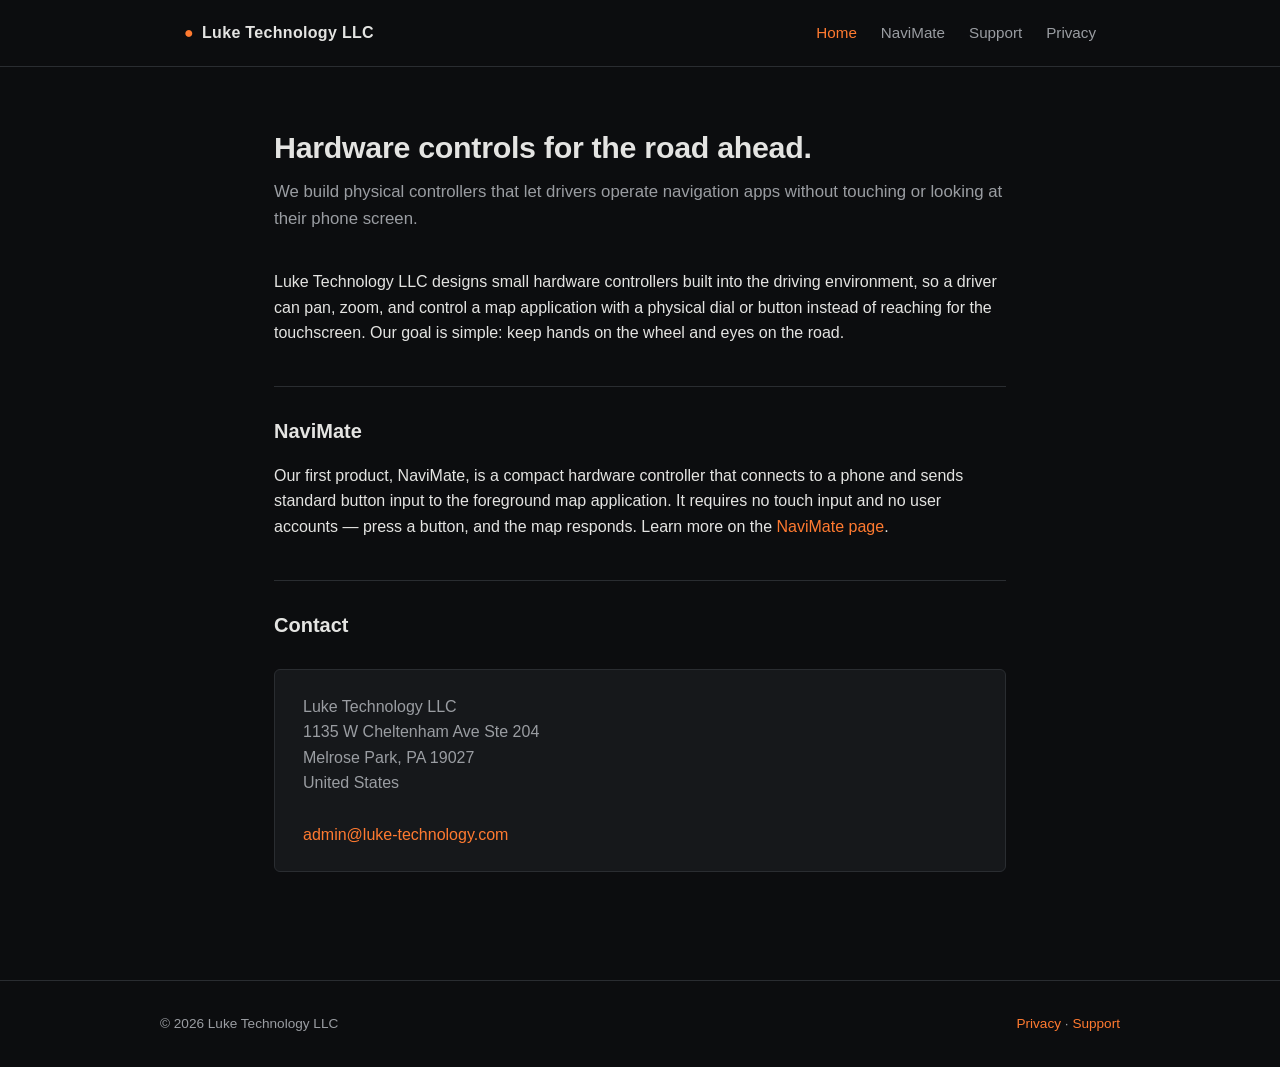
<file: index.html>
<!DOCTYPE html>
<html lang="en">
<head>
<meta charset="UTF-8">
<meta name="viewport" content="width=device-width, initial-scale=1.0">
<title>Luke Technology LLC</title>
<meta name="description" content="Luke Technology LLC builds physical controllers for hands-free, eyes-on-the-road navigation while driving.">
<link rel="stylesheet" href="style.css">
</head>
<body>
<header class="site">
  <div class="nav-wrap">
    <div class="brand"><span class="mark">&#9679;</span> Luke Technology LLC</div>
    <nav class="links">
      <a href="index.html" class="active">Home</a>
      <a href="navimate.html">NaviMate</a>
      <a href="support.html">Support</a>
      <a href="privacy.html">Privacy</a>
    </nav>
  </div>
</header>

<main>
  <h1>Hardware controls for the road ahead.</h1>
  <p class="tagline">We build physical controllers that let drivers operate navigation apps without touching or looking at their phone screen.</p>

  <p>Luke Technology LLC designs small hardware controllers built into the driving environment, so a driver can pan, zoom, and control a map application with a physical dial or button instead of reaching for the touchscreen. Our goal is simple: keep hands on the wheel and eyes on the road.</p>

  <h2>NaviMate</h2>
  <p>Our first product, NaviMate, is a compact hardware controller that connects to a phone and sends standard button input to the foreground map application. It requires no touch input and no user accounts &mdash; press a button, and the map responds. Learn more on the <a href="navimate.html">NaviMate page</a>.</p>

  <h2>Contact</h2>
  <address class="panel">
    Luke Technology LLC<br>
    1135 W Cheltenham Ave Ste 204<br>
    Melrose Park, PA 19027<br>
    United States<br>
    <br>
    <a href="mailto:admin@luke-technology.com">admin@luke-technology.com</a>
  </address>
</main>

<footer class="site">
  <div class="footer-wrap">
    <span>&copy; 2026 Luke Technology LLC</span>
    <span><a href="privacy.html">Privacy</a> &middot; <a href="support.html">Support</a></span>
  </div>
</footer>
</body>
</html>
</file>
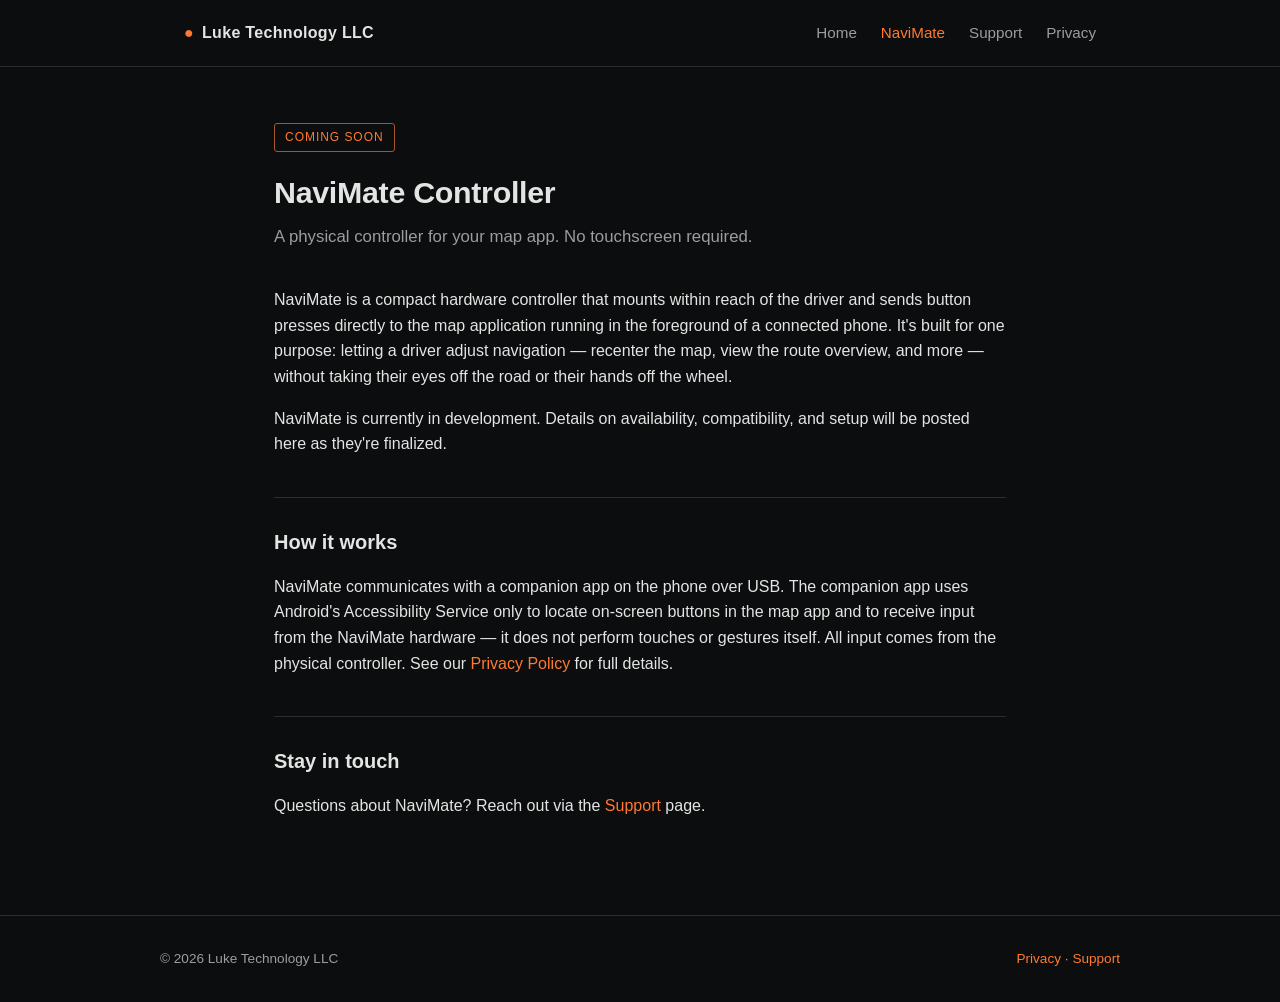
<file: navimate.html>
<!DOCTYPE html>
<html lang="en">
<head>
<meta charset="UTF-8">
<meta name="viewport" content="width=device-width, initial-scale=1.0">
<title>NaviMate &mdash; Luke Technology LLC</title>
<meta name="description" content="NaviMate is a physical hardware controller for operating map apps while driving, without touching the screen.">
<link rel="stylesheet" href="style.css">
</head>
<body>
<header class="site">
  <div class="nav-wrap">
    <div class="brand"><span class="mark">&#9679;</span> Luke Technology LLC</div>
    <nav class="links">
      <a href="index.html">Home</a>
      <a href="navimate.html" class="active">NaviMate</a>
      <a href="support.html">Support</a>
      <a href="privacy.html">Privacy</a>
    </nav>
  </div>
</header>

<main>
  <span class="badge">Coming soon</span>
  <h1>NaviMate Controller</h1>
  <p class="tagline">A physical controller for your map app. No touchscreen required.</p>

  <p>NaviMate is a compact hardware controller that mounts within reach of the driver and sends button presses directly to the map application running in the foreground of a connected phone. It's built for one purpose: letting a driver adjust navigation &mdash; recenter the map, view the route overview, and more &mdash; without taking their eyes off the road or their hands off the wheel.</p>

  <p>NaviMate is currently in development. Details on availability, compatibility, and setup will be posted here as they're finalized.</p>

  <h2>How it works</h2>
  <p>NaviMate communicates with a companion app on the phone over USB. The companion app uses Android's Accessibility Service only to locate on-screen buttons in the map app and to receive input from the NaviMate hardware &mdash; it does not perform touches or gestures itself. All input comes from the physical controller. See our <a href="privacy.html">Privacy Policy</a> for full details.</p>

  <h2>Stay in touch</h2>
  <p>Questions about NaviMate? Reach out via the <a href="support.html">Support</a> page.</p>
</main>

<footer class="site">
  <div class="footer-wrap">
    <span>&copy; 2026 Luke Technology LLC</span>
    <span><a href="privacy.html">Privacy</a> &middot; <a href="support.html">Support</a></span>
  </div>
</footer>
</body>
</html>
</file>
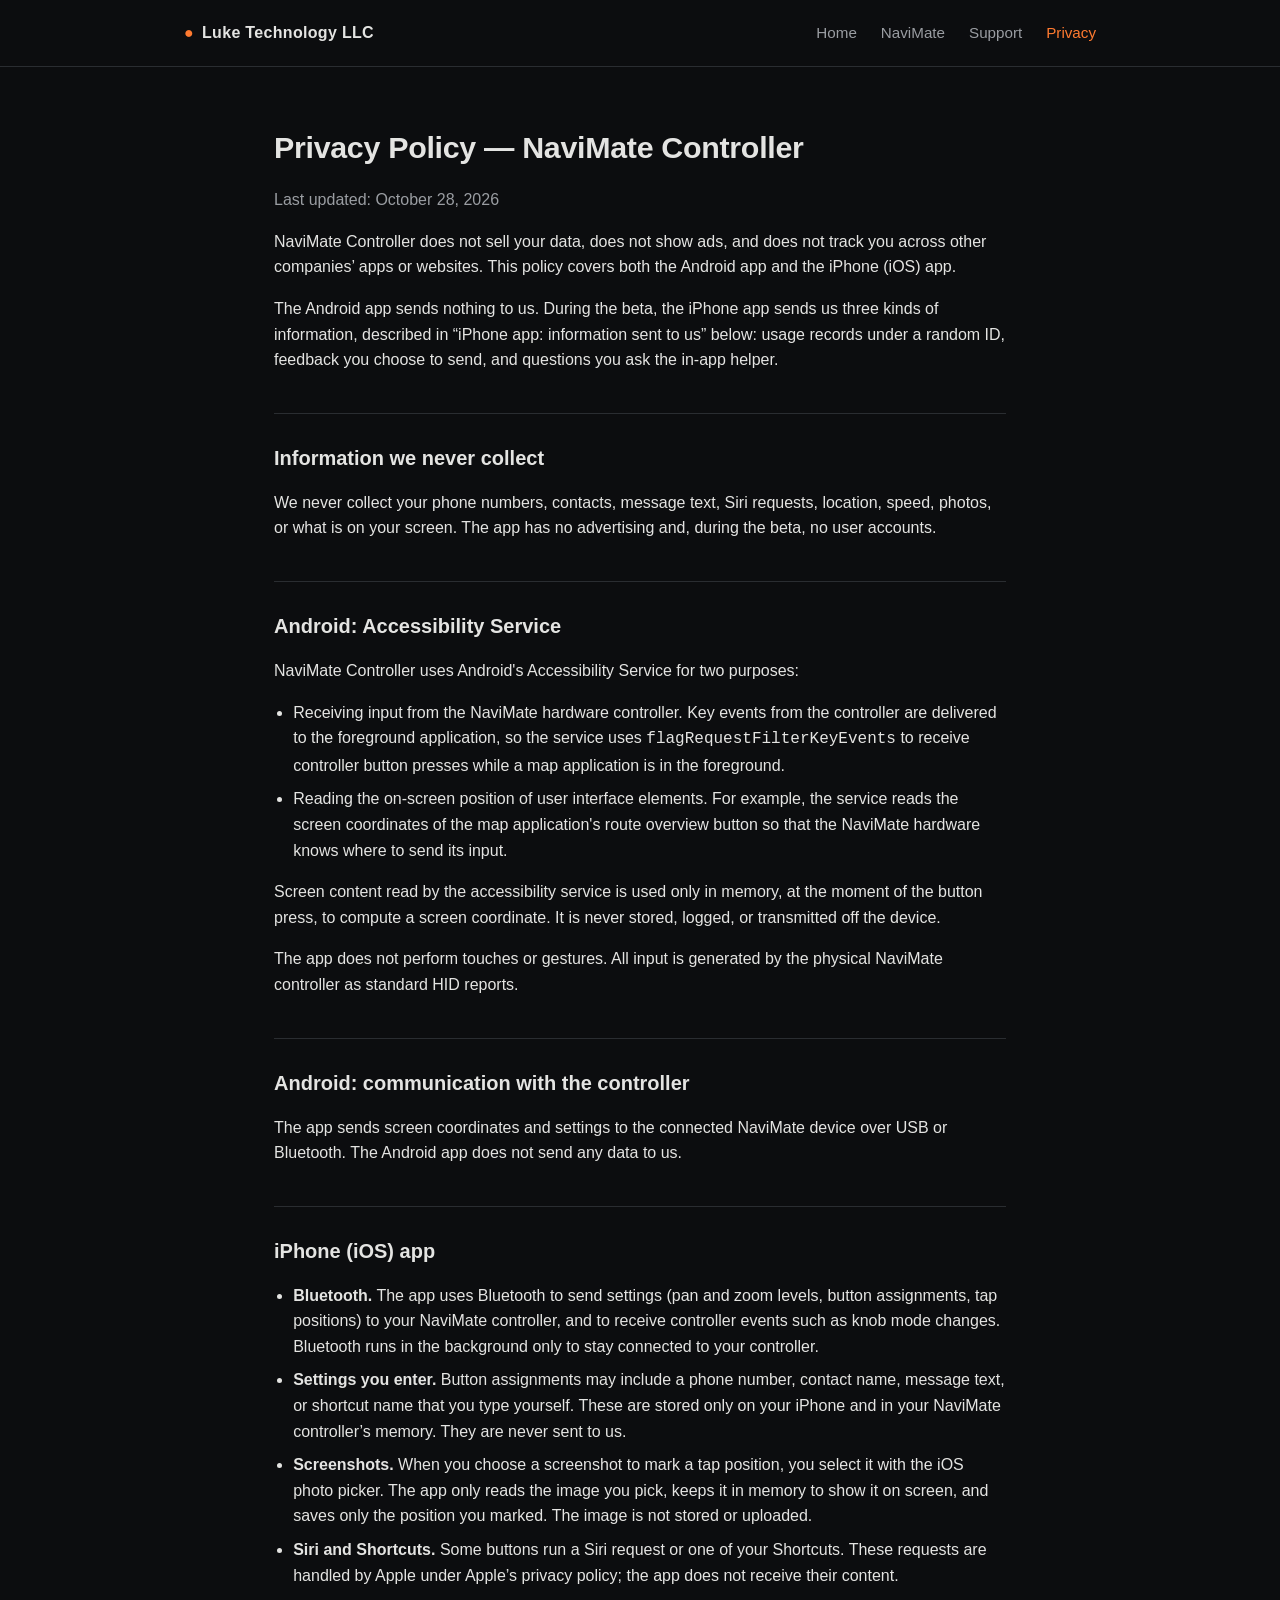
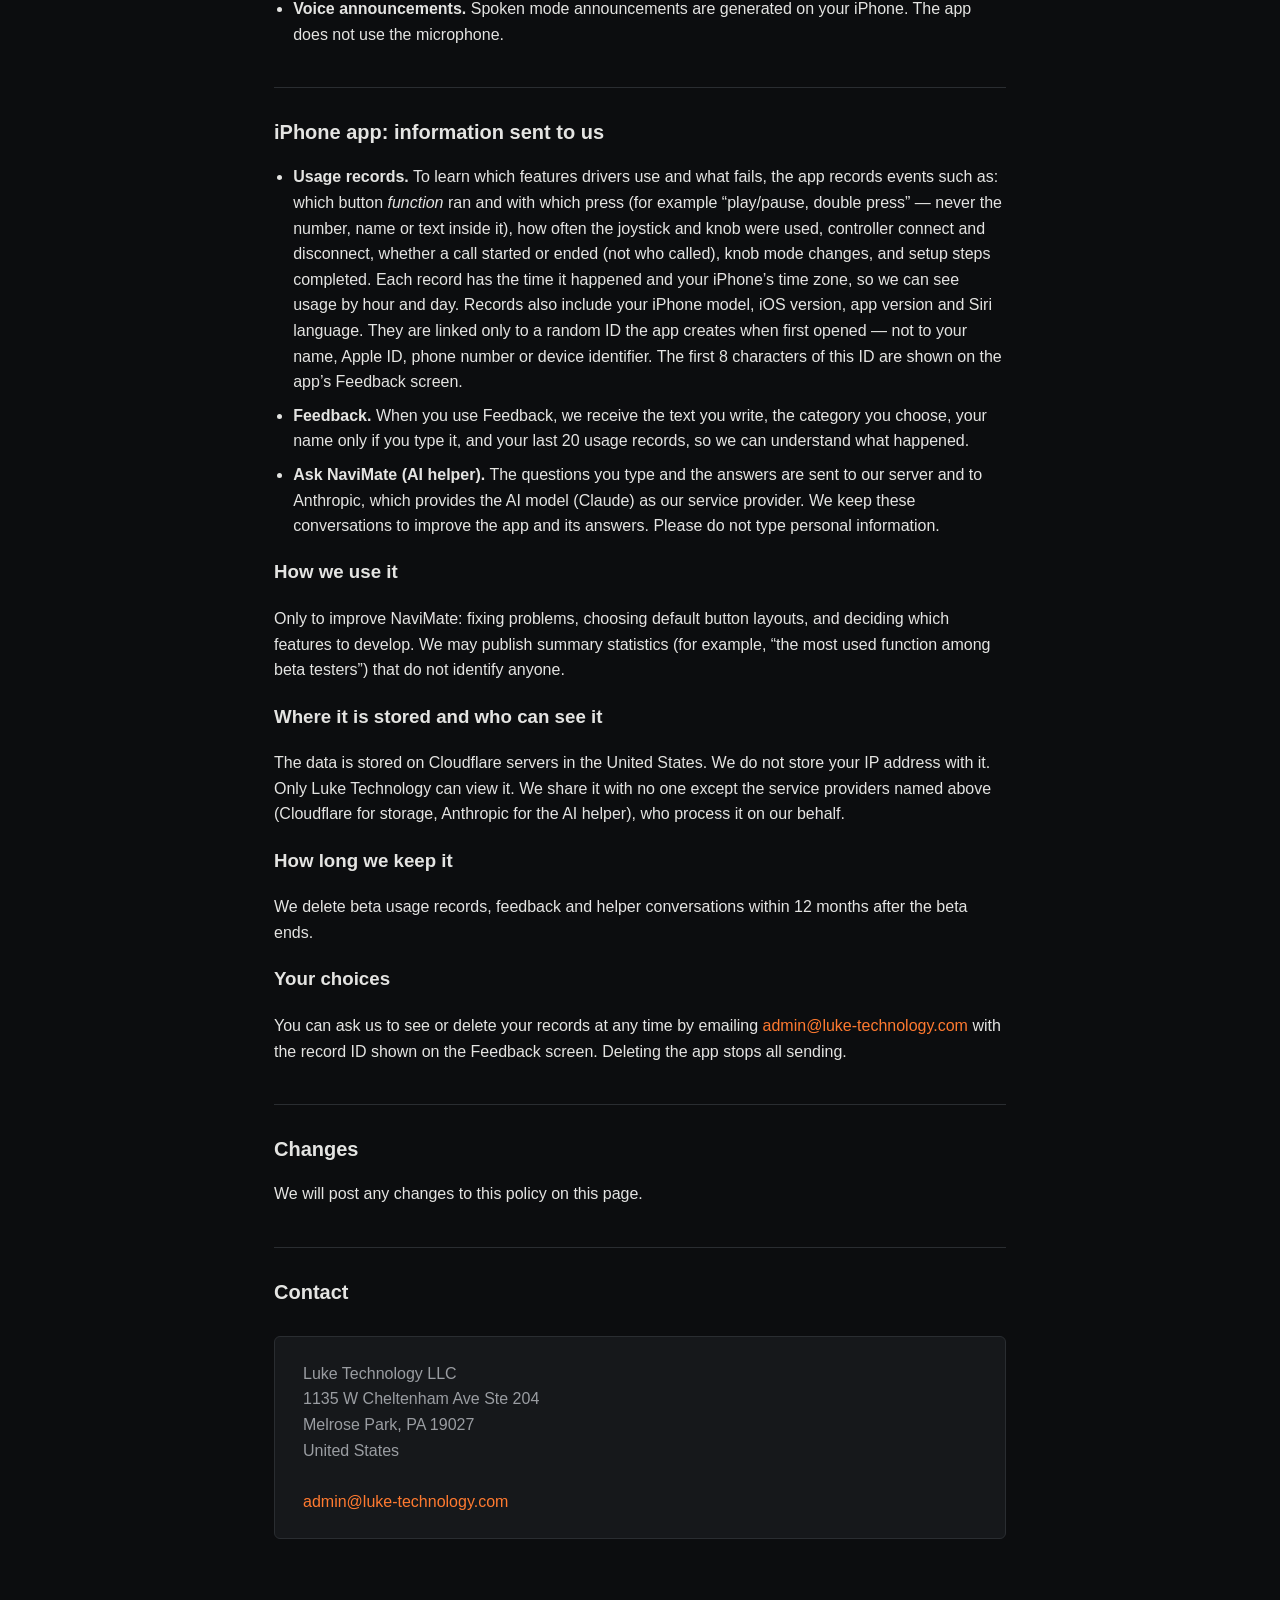
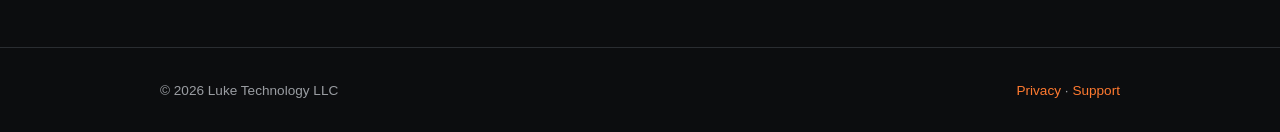
<file: privacy.html>
<!DOCTYPE html>
<html lang="en">
<head>
<meta charset="UTF-8">
<meta name="viewport" content="width=device-width, initial-scale=1.0">
<title>Privacy Policy &mdash; Luke Technology LLC</title>
<meta name="description" content="Privacy Policy for the NaviMate Controller app by Luke Technology LLC.">
<link rel="stylesheet" href="style.css">
</head>
<body>
<header class="site">
  <div class="nav-wrap">
    <div class="brand"><span class="mark">&#9679;</span> Luke Technology LLC</div>
    <nav class="links">
      <a href="index.html">Home</a>
      <a href="navimate.html">NaviMate</a>
      <a href="support.html">Support</a>
      <a href="privacy.html" class="active">Privacy</a>
    </nav>
  </div>
</header>

<main>
  <h1>Privacy Policy &mdash; NaviMate Controller</h1>
  <p class="dim">Last updated: October 28, 2026</p>

  <p>NaviMate Controller does not sell your data, does not show ads, and does not track you across other companies&rsquo; apps or websites. This policy covers both the Android app and the iPhone (iOS) app.</p>
  <p>The Android app sends nothing to us. During the beta, the iPhone app sends us three kinds of information, described in &ldquo;iPhone app: information sent to us&rdquo; below: usage records under a random ID, feedback you choose to send, and questions you ask the in-app helper.</p>

  <h2>Information we never collect</h2>
  <p>We never collect your phone numbers, contacts, message text, Siri requests, location, speed, photos, or what is on your screen. The app has no advertising and, during the beta, no user accounts.</p>

  <h2>Android: Accessibility Service</h2>
  <p>NaviMate Controller uses Android's Accessibility Service for two purposes:</p>
  <ul>
    <li>Receiving input from the NaviMate hardware controller. Key events from the controller are delivered to the foreground application, so the service uses <code>flagRequestFilterKeyEvents</code> to receive controller button presses while a map application is in the foreground.</li>
    <li>Reading the on-screen position of user interface elements. For example, the service reads the screen coordinates of the map application's route overview button so that the NaviMate hardware knows where to send its input.</li>
  </ul>
  <p>Screen content read by the accessibility service is used only in memory, at the moment of the button press, to compute a screen coordinate. It is never stored, logged, or transmitted off the device.</p>
  <p>The app does not perform touches or gestures. All input is generated by the physical NaviMate controller as standard HID reports.</p>

  <h2>Android: communication with the controller</h2>
  <p>The app sends screen coordinates and settings to the connected NaviMate device over USB or Bluetooth. The Android app does not send any data to us.</p>

  <h2>iPhone (iOS) app</h2>
  <ul>
    <li><strong>Bluetooth.</strong> The app uses Bluetooth to send settings (pan and zoom levels, button assignments, tap positions) to your NaviMate controller, and to receive controller events such as knob mode changes. Bluetooth runs in the background only to stay connected to your controller.</li>
    <li><strong>Settings you enter.</strong> Button assignments may include a phone number, contact name, message text, or shortcut name that you type yourself. These are stored only on your iPhone and in your NaviMate controller&rsquo;s memory. They are never sent to us.</li>
    <li><strong>Screenshots.</strong> When you choose a screenshot to mark a tap position, you select it with the iOS photo picker. The app only reads the image you pick, keeps it in memory to show it on screen, and saves only the position you marked. The image is not stored or uploaded.</li>
    <li><strong>Siri and Shortcuts.</strong> Some buttons run a Siri request or one of your Shortcuts. These requests are handled by Apple under Apple&rsquo;s privacy policy; the app does not receive their content.</li>
    <li><strong>Voice announcements.</strong> Spoken mode announcements are generated on your iPhone. The app does not use the microphone.</li>
  </ul>

  <h2>iPhone app: information sent to us</h2>
  <ul>
    <li><strong>Usage records.</strong> To learn which features drivers use and what fails, the app records events such as: which button <em>function</em> ran and with which press (for example &ldquo;play/pause, double press&rdquo; &mdash; never the number, name or text inside it), how often the joystick and knob were used, controller connect and disconnect, whether a call started or ended (not who called), knob mode changes, and setup steps completed. Each record has the time it happened and your iPhone&rsquo;s time zone, so we can see usage by hour and day. Records also include your iPhone model, iOS version, app version and Siri language. They are linked only to a random ID the app creates when first opened &mdash; not to your name, Apple ID, phone number or device identifier. The first 8 characters of this ID are shown on the app&rsquo;s Feedback screen.</li>
    <li><strong>Feedback.</strong> When you use Feedback, we receive the text you write, the category you choose, your name only if you type it, and your last 20 usage records, so we can understand what happened.</li>
    <li><strong>Ask NaviMate (AI helper).</strong> The questions you type and the answers are sent to our server and to Anthropic, which provides the AI model (Claude) as our service provider. We keep these conversations to improve the app and its answers. Please do not type personal information.</li>
  </ul>
  <h3>How we use it</h3>
  <p>Only to improve NaviMate: fixing problems, choosing default button layouts, and deciding which features to develop. We may publish summary statistics (for example, &ldquo;the most used function among beta testers&rdquo;) that do not identify anyone.</p>
  <h3>Where it is stored and who can see it</h3>
  <p>The data is stored on Cloudflare servers in the United States. We do not store your IP address with it. Only Luke Technology can view it. We share it with no one except the service providers named above (Cloudflare for storage, Anthropic for the AI helper), who process it on our behalf.</p>
  <h3>How long we keep it</h3>
  <p>We delete beta usage records, feedback and helper conversations within 12 months after the beta ends.</p>
  <h3>Your choices</h3>
  <p>You can ask us to see or delete your records at any time by emailing <a href="mailto:admin@luke-technology.com">admin@luke-technology.com</a> with the record ID shown on the Feedback screen. Deleting the app stops all sending.</p>

  <h2>Changes</h2>
  <p>We will post any changes to this policy on this page.</p>

  <h2>Contact</h2>
  <address class="panel">
    Luke Technology LLC<br>
    1135 W Cheltenham Ave Ste 204<br>
    Melrose Park, PA 19027<br>
    United States<br>
    <br>
    <a href="mailto:admin@luke-technology.com">admin@luke-technology.com</a>
  </address>
</main>

<footer class="site">
  <div class="footer-wrap">
    <span>&copy; 2026 Luke Technology LLC</span>
    <span><a href="privacy.html">Privacy</a> &middot; <a href="support.html">Support</a></span>
  </div>
</footer>
</body>
</html>
</file>
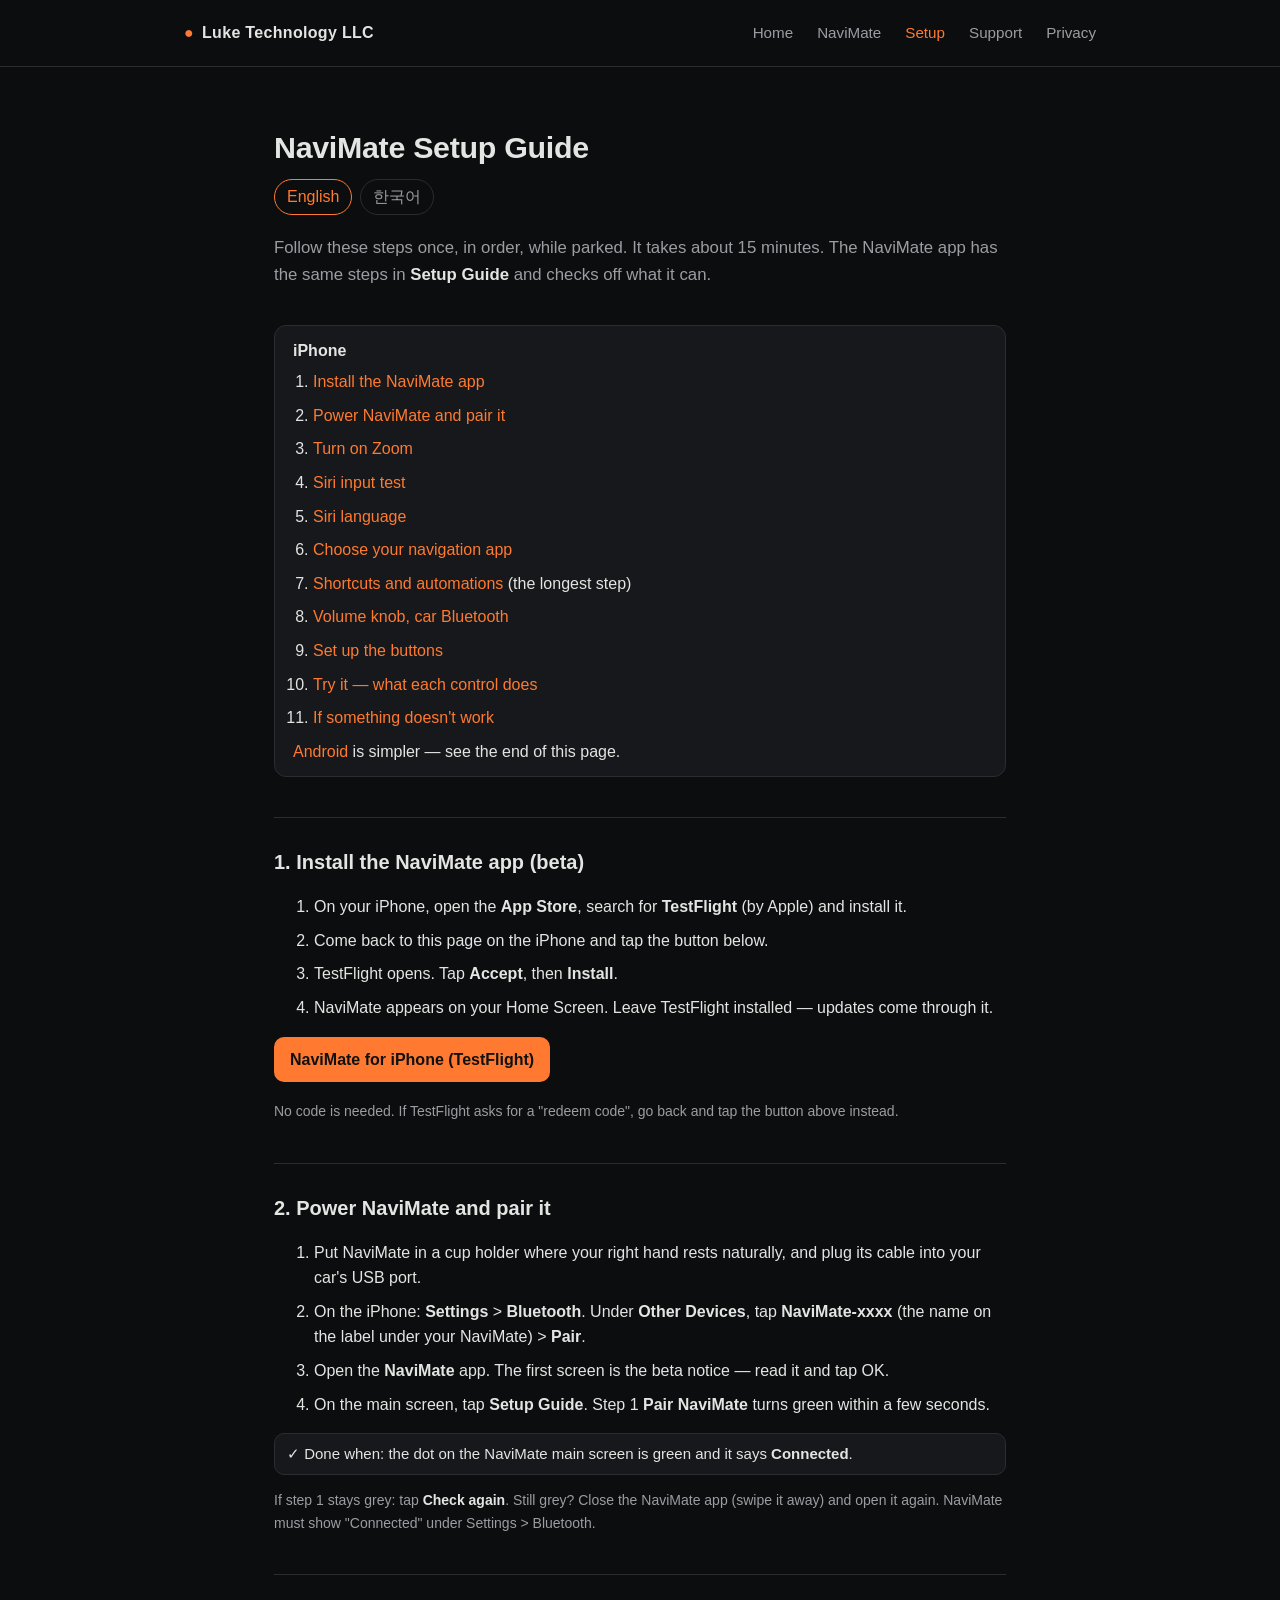
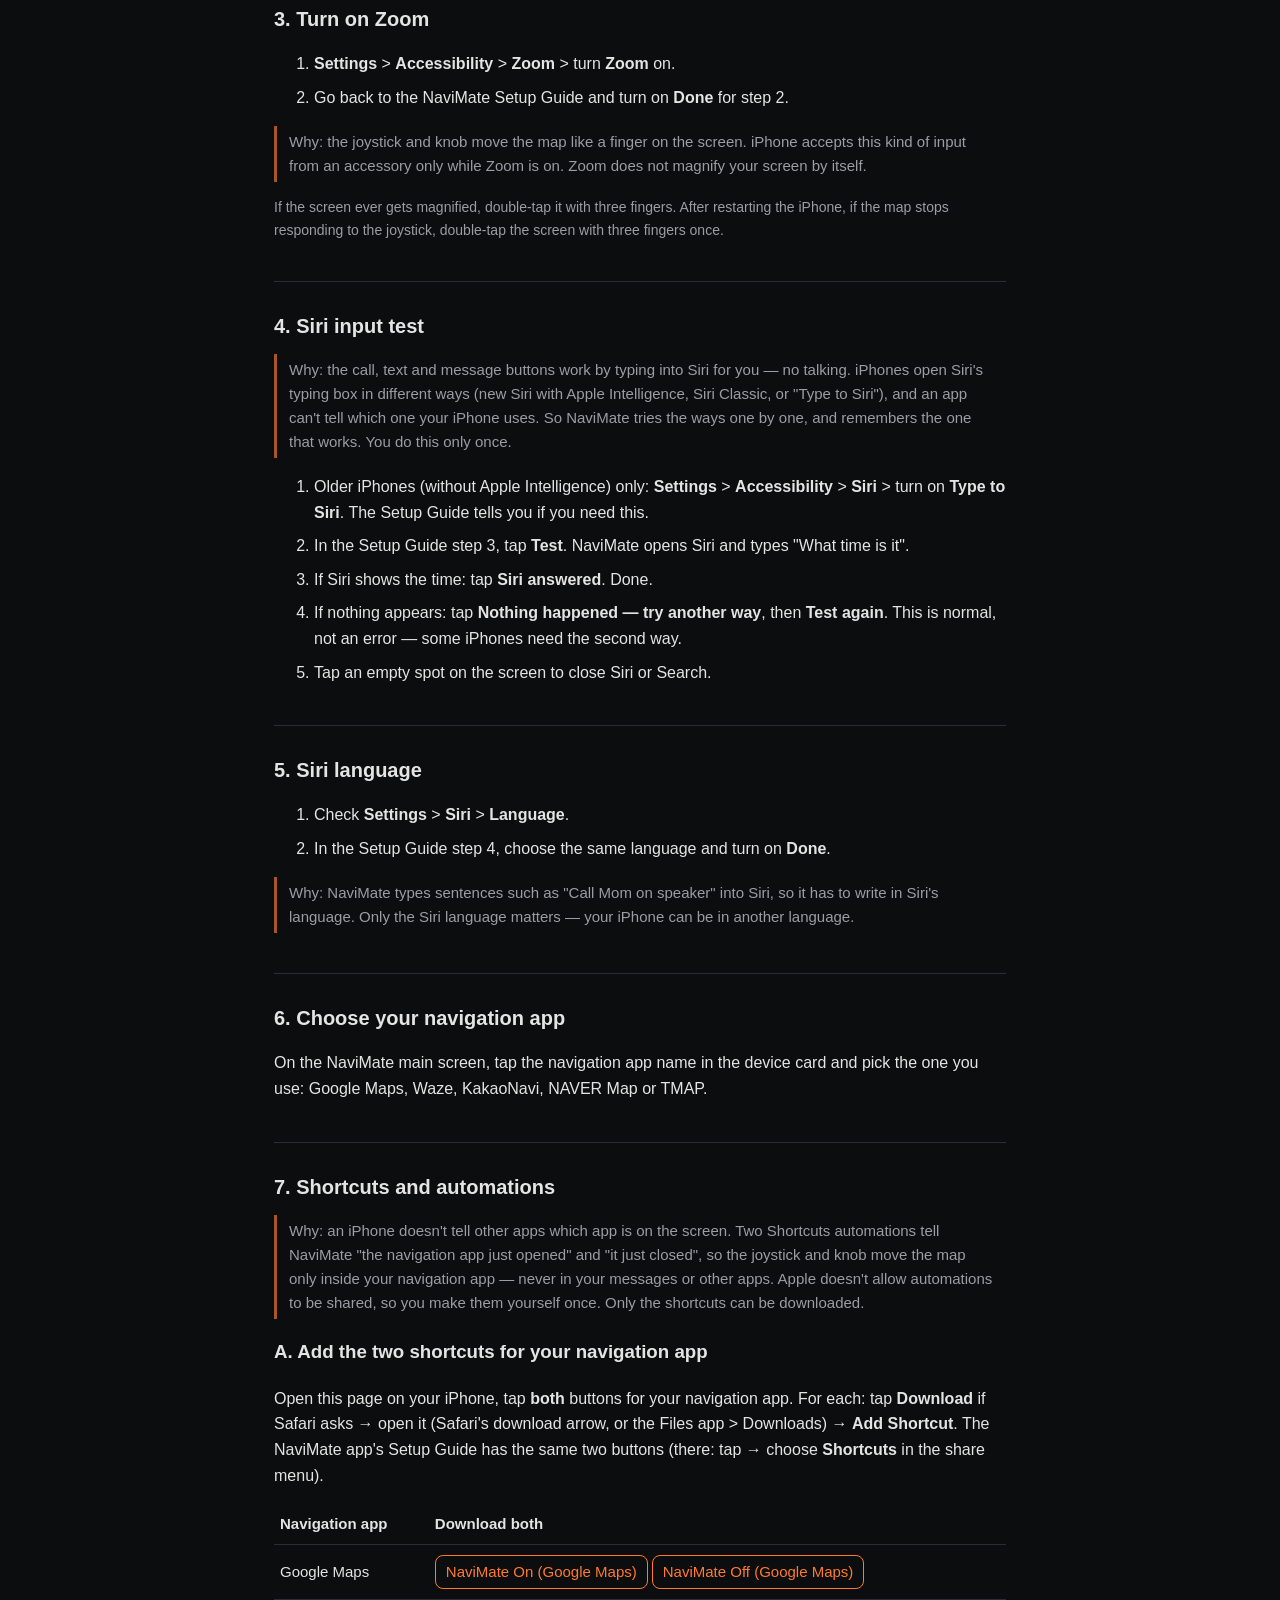
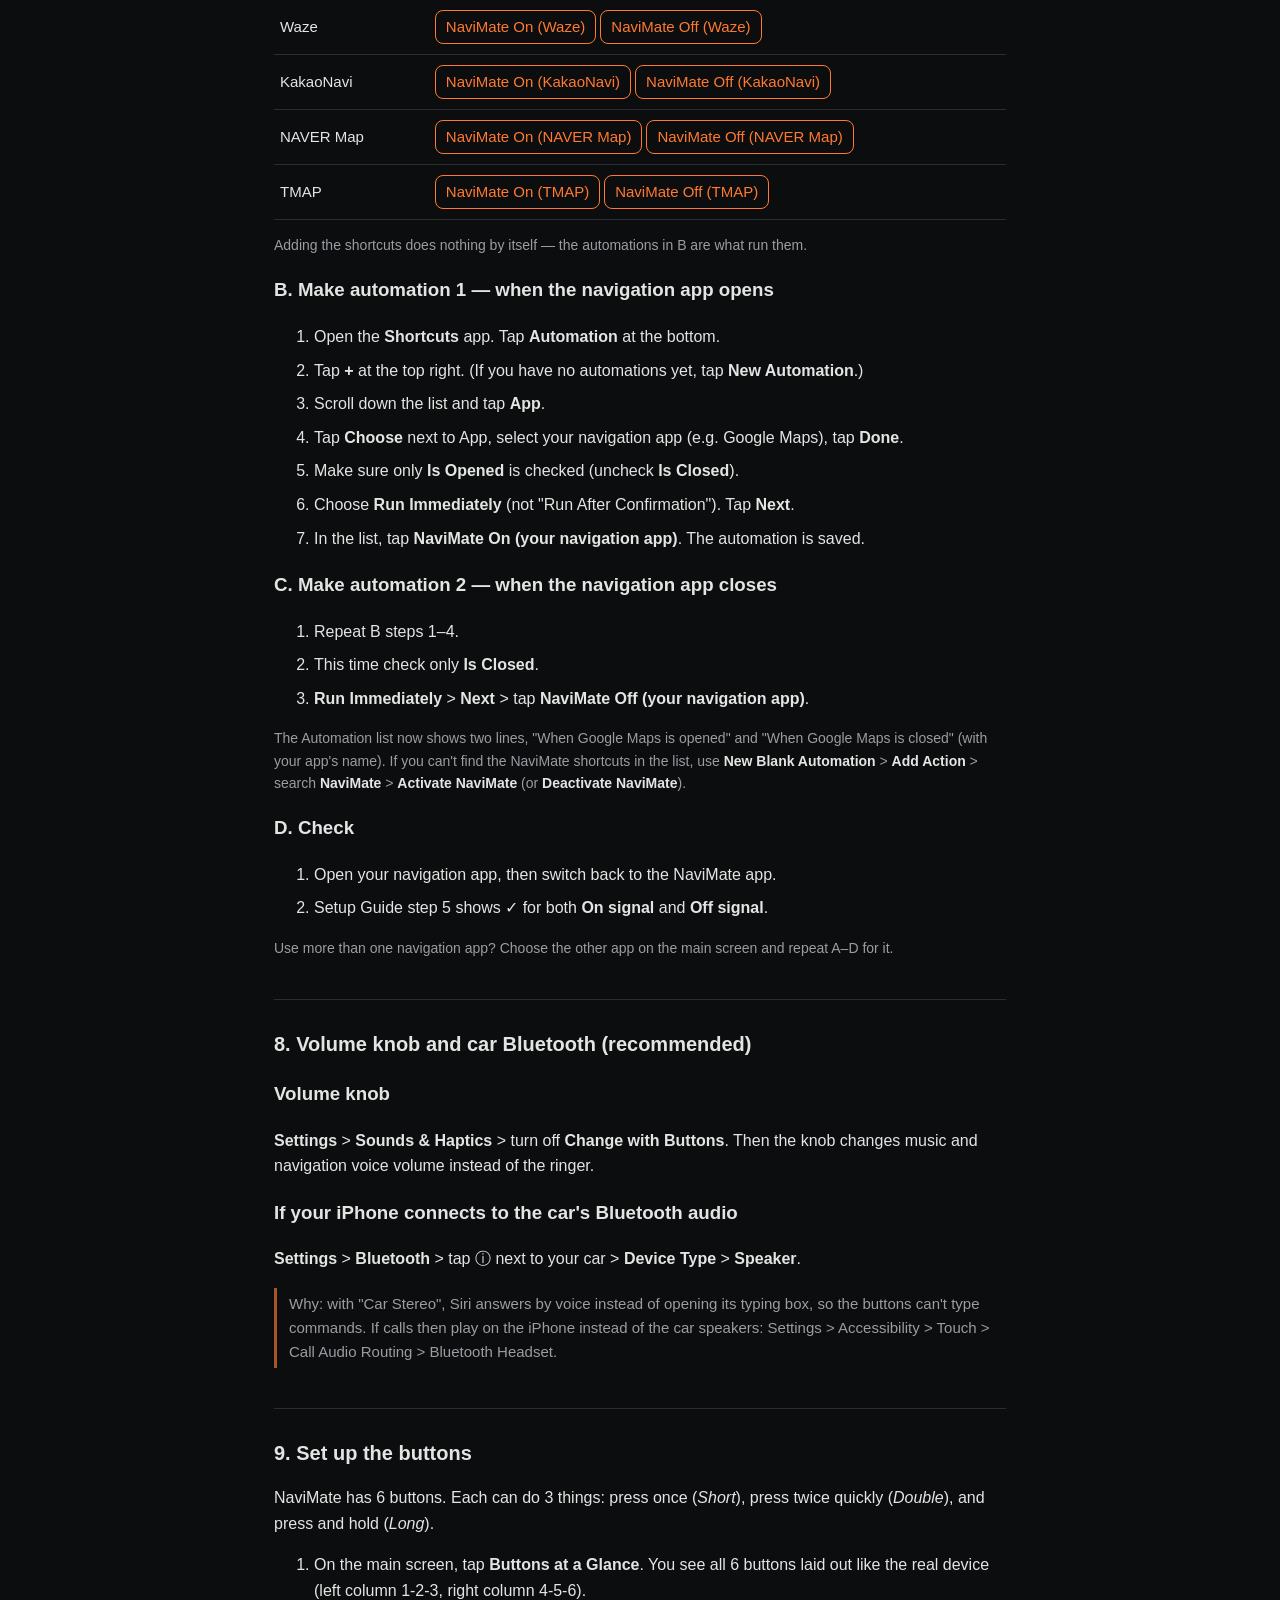
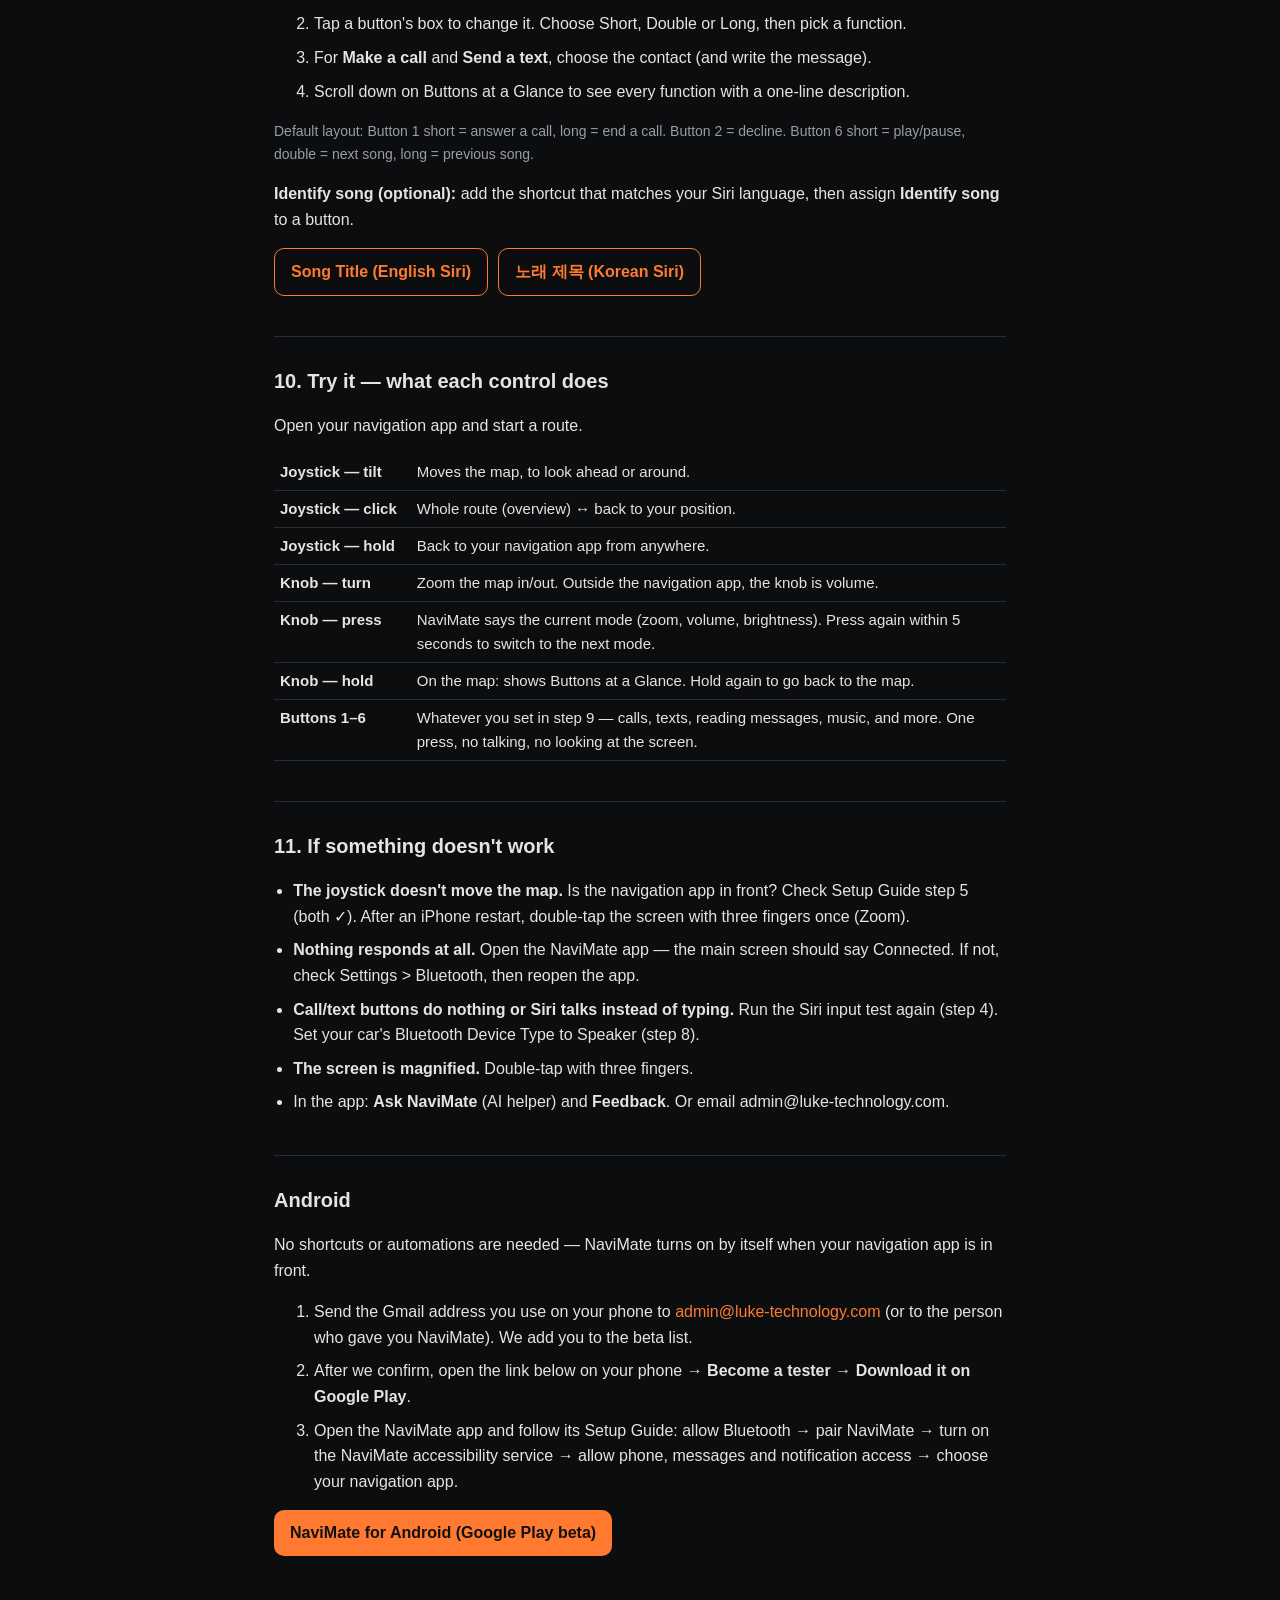
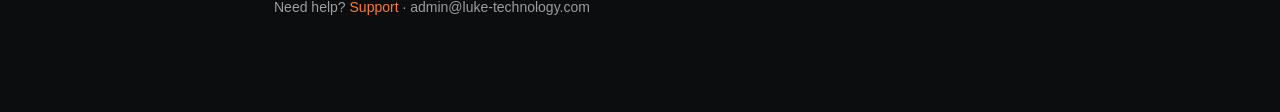
<file: setup.html>
<!DOCTYPE html>
<html lang="en">
<head>
<meta charset="UTF-8">
<meta name="viewport" content="width=device-width, initial-scale=1.0">
<title>Setup &mdash; NaviMate</title>
<meta name="description" content="Step-by-step setup for the NaviMate Controller on iPhone and Android, with shortcut downloads for each navigation app.">
<link rel="stylesheet" href="style.css">
<style>
  .lang { display: flex; gap: 8px; margin: 8px 0 20px; }
  .lang a { border: 1px solid var(--border); border-radius: 999px; padding: 4px 12px; color: var(--text-dim); }
  .lang a.on { border-color: var(--accent); color: var(--accent); }
  ol.steps > li, ul.steps > li { margin: 8px 0; }
  .menu { font-weight: 600; color: var(--text); }
  .dl { display: flex; flex-wrap: wrap; gap: 10px; margin: 10px 0 18px; }
  .dl a { display: inline-block; background: var(--accent); color: #111; font-weight: 700; border-radius: 10px; padding: 10px 16px; }
  .dl a.alt { background: transparent; color: var(--accent); border: 1px solid var(--accent); }
  .note { color: var(--text-dim); font-size: 14px; }
  .why { border-left: 3px solid var(--accent-dim); padding: 4px 12px; color: var(--text-dim); font-size: 15px; margin: 10px 0; }
  .ok { border: 1px solid var(--border); background: var(--bg-panel); border-radius: 10px; padding: 8px 12px; font-size: 15px; margin: 10px 0; }
  .toc { background: var(--bg-panel); border: 1px solid var(--border); border-radius: 12px; padding: 12px 18px; margin-bottom: 28px; }
  .toc ol { margin: 6px 0; padding-left: 20px; }
  table.nav { border-collapse: collapse; width: 100%; margin: 8px 0 14px; font-size: 15px; }
  table.nav td, table.nav th { border-bottom: 1px solid var(--border); padding: 8px 6px; text-align: left; vertical-align: middle; }
  table.nav a { display: inline-block; border: 1px solid var(--accent); border-radius: 8px; padding: 4px 10px; margin: 2px 4px 2px 0; }
  table.ctl { border-collapse: collapse; width: 100%; font-size: 15px; margin: 8px 0; }
  table.ctl td { border-bottom: 1px solid var(--border); padding: 6px; vertical-align: top; }
  table.ctl td:first-child { white-space: nowrap; font-weight: 600; color: var(--text); padding-right: 14px; }
  section { margin-bottom: 40px; }
  h2 { scroll-margin-top: 12px; }
  [lang="ko"] { display: none; }
  body.ko [lang="ko"] { display: block; }
  body.ko [lang="en"] { display: none; }
  body.ko span[lang="ko"], body.ko a[lang="ko"] { display: inline; }
  body.ko table[lang="ko"] { display: table; }
</style>
</head>
<body>
<header class="site">
  <div class="nav-wrap">
    <div class="brand"><span class="mark">&#9679;</span> Luke Technology LLC</div>
    <nav class="links">
      <a href="index.html">Home</a>
      <a href="navimate.html">NaviMate</a>
      <a href="setup.html" class="active">Setup</a>
      <a href="support.html">Support</a>
      <a href="privacy.html">Privacy</a>
    </nav>
  </div>
</header>

<main>
  <h1><span lang="en">NaviMate Setup Guide</span><span lang="ko">NaviMate 설정 안내</span></h1>
  <div class="lang"><a href="#" id="en-btn" class="on">English</a><a href="#" id="ko-btn">한국어</a></div>

  <!-- ===================== ENGLISH ===================== -->
  <div lang="en">
  <p class="tagline">Follow these steps once, in order, while parked. It takes about 15 minutes. The NaviMate app has the same steps in <span class="menu">Setup Guide</span> and checks off what it can.</p>

  <div class="toc">
    <strong>iPhone</strong>
    <ol>
      <li><a href="#en-1">Install the NaviMate app</a></li>
      <li><a href="#en-2">Power NaviMate and pair it</a></li>
      <li><a href="#en-3">Turn on Zoom</a></li>
      <li><a href="#en-4">Siri input test</a></li>
      <li><a href="#en-5">Siri language</a></li>
      <li><a href="#en-6">Choose your navigation app</a></li>
      <li><a href="#en-7">Shortcuts and automations</a> (the longest step)</li>
      <li><a href="#en-8">Volume knob, car Bluetooth</a></li>
      <li><a href="#en-9">Set up the buttons</a></li>
      <li><a href="#en-10">Try it — what each control does</a></li>
      <li><a href="#en-11">If something doesn't work</a></li>
    </ol>
    <a href="#en-android">Android</a> is simpler — see the end of this page.
  </div>

  <section id="en-1">
    <h2>1. Install the NaviMate app (beta)</h2>
    <ol class="steps">
      <li>On your iPhone, open the <span class="menu">App Store</span>, search for <span class="menu">TestFlight</span> (by Apple) and install it.</li>
      <li>Come back to this page on the iPhone and tap the button below.</li>
      <li>TestFlight opens. Tap <span class="menu">Accept</span>, then <span class="menu">Install</span>.</li>
      <li>NaviMate appears on your Home Screen. Leave TestFlight installed — updates come through it.</li>
    </ol>
    <div class="dl"><a href="https://testflight.apple.com/join/HxHCGKgx">NaviMate for iPhone (TestFlight)</a></div>
    <p class="note">No code is needed. If TestFlight asks for a "redeem code", go back and tap the button above instead.</p>
  </section>

  <section id="en-2">
    <h2>2. Power NaviMate and pair it</h2>
    <ol class="steps">
      <li>Put NaviMate in a cup holder where your right hand rests naturally, and plug its cable into your car's USB port.</li>
      <li>On the iPhone: <span class="menu">Settings</span> &gt; <span class="menu">Bluetooth</span>. Under <span class="menu">Other Devices</span>, tap <span class="menu">NaviMate-xxxx</span> (the name on the label under your NaviMate) &gt; <span class="menu">Pair</span>.</li>
      <li>Open the <span class="menu">NaviMate</span> app. The first screen is the beta notice — read it and tap OK.</li>
      <li>On the main screen, tap <span class="menu">Setup Guide</span>. Step 1 <span class="menu">Pair NaviMate</span> turns green within a few seconds.</li>
    </ol>
    <div class="ok">✓ Done when: the dot on the NaviMate main screen is green and it says <span class="menu">Connected</span>.</div>
    <p class="note">If step 1 stays grey: tap <span class="menu">Check again</span>. Still grey? Close the NaviMate app (swipe it away) and open it again. NaviMate must show "Connected" under Settings &gt; Bluetooth.</p>
  </section>

  <section id="en-3">
    <h2>3. Turn on Zoom</h2>
    <ol class="steps">
      <li><span class="menu">Settings</span> &gt; <span class="menu">Accessibility</span> &gt; <span class="menu">Zoom</span> &gt; turn <span class="menu">Zoom</span> on.</li>
      <li>Go back to the NaviMate Setup Guide and turn on <span class="menu">Done</span> for step 2.</li>
    </ol>
    <div class="why">Why: the joystick and knob move the map like a finger on the screen. iPhone accepts this kind of input from an accessory only while Zoom is on. Zoom does not magnify your screen by itself.</div>
    <p class="note">If the screen ever gets magnified, double-tap it with three fingers. After restarting the iPhone, if the map stops responding to the joystick, double-tap the screen with three fingers once.</p>
  </section>

  <section id="en-4">
    <h2>4. Siri input test</h2>
    <div class="why">Why: the call, text and message buttons work by typing into Siri for you — no talking. iPhones open Siri's typing box in different ways (new Siri with Apple Intelligence, Siri Classic, or "Type to Siri"), and an app can't tell which one your iPhone uses. So NaviMate tries the ways one by one, and remembers the one that works. You do this only once.</div>
    <ol class="steps">
      <li>Older iPhones (without Apple Intelligence) only: <span class="menu">Settings</span> &gt; <span class="menu">Accessibility</span> &gt; <span class="menu">Siri</span> &gt; turn on <span class="menu">Type to Siri</span>. The Setup Guide tells you if you need this.</li>
      <li>In the Setup Guide step 3, tap <span class="menu">Test</span>. NaviMate opens Siri and types "What time is it".</li>
      <li>If Siri shows the time: tap <span class="menu">Siri answered</span>. Done.</li>
      <li>If nothing appears: tap <span class="menu">Nothing happened — try another way</span>, then <span class="menu">Test again</span>. This is normal, not an error — some iPhones need the second way.</li>
      <li>Tap an empty spot on the screen to close Siri or Search.</li>
    </ol>
  </section>

  <section id="en-5">
    <h2>5. Siri language</h2>
    <ol class="steps">
      <li>Check <span class="menu">Settings</span> &gt; <span class="menu">Siri</span> &gt; <span class="menu">Language</span>.</li>
      <li>In the Setup Guide step 4, choose the same language and turn on <span class="menu">Done</span>.</li>
    </ol>
    <div class="why">Why: NaviMate types sentences such as "Call Mom on speaker" into Siri, so it has to write in Siri's language. Only the Siri language matters — your iPhone can be in another language.</div>
  </section>

  <section id="en-6">
    <h2>6. Choose your navigation app</h2>
    <p>On the NaviMate main screen, tap the navigation app name in the device card and pick the one you use: Google Maps, Waze, KakaoNavi, NAVER Map or TMAP.</p>
  </section>

  <section id="en-7">
    <h2>7. Shortcuts and automations</h2>
    <div class="why">Why: an iPhone doesn't tell other apps which app is on the screen. Two Shortcuts automations tell NaviMate "the navigation app just opened" and "it just closed", so the joystick and knob move the map only inside your navigation app — never in your messages or other apps. Apple doesn't allow automations to be shared, so you make them yourself once. Only the shortcuts can be downloaded.</div>

    <h3>A. Add the two shortcuts for your navigation app</h3>
    <p>Open this page on your iPhone, tap <strong>both</strong> buttons for your navigation app. For each: tap <span class="menu">Download</span> if Safari asks → open it (Safari's download arrow, or the Files app &gt; Downloads) → <span class="menu">Add Shortcut</span>. The NaviMate app's Setup Guide has the same two buttons (there: tap → choose <span class="menu">Shortcuts</span> in the share menu).</p>
    <table class="nav">
      <tr><th>Navigation app</th><th>Download both</th></tr>
      <tr><td>Google Maps</td><td><a href="shortcuts/NaviMate%20On%20(Google%20Maps).shortcut">NaviMate On (Google Maps)</a><a href="shortcuts/NaviMate%20Off%20(Google%20Maps).shortcut">NaviMate Off (Google Maps)</a></td></tr>
      <tr><td>Waze</td><td><a href="shortcuts/NaviMate%20On%20(Waze).shortcut">NaviMate On (Waze)</a><a href="shortcuts/NaviMate%20Off%20(Waze).shortcut">NaviMate Off (Waze)</a></td></tr>
      <tr><td>KakaoNavi</td><td><a href="shortcuts/NaviMate%20On%20(KakaoNavi).shortcut">NaviMate On (KakaoNavi)</a><a href="shortcuts/NaviMate%20Off%20(KakaoNavi).shortcut">NaviMate Off (KakaoNavi)</a></td></tr>
      <tr><td>NAVER Map</td><td><a href="shortcuts/NaviMate%20On%20(NAVER%20Map).shortcut">NaviMate On (NAVER Map)</a><a href="shortcuts/NaviMate%20Off%20(NAVER%20Map).shortcut">NaviMate Off (NAVER Map)</a></td></tr>
      <tr><td>TMAP</td><td><a href="shortcuts/NaviMate%20On%20(TMAP).shortcut">NaviMate On (TMAP)</a><a href="shortcuts/NaviMate%20Off%20(TMAP).shortcut">NaviMate Off (TMAP)</a></td></tr>
    </table>
    <p class="note">Adding the shortcuts does nothing by itself — the automations in B are what run them.</p>

    <h3>B. Make automation 1 — when the navigation app opens</h3>
    <ol class="steps">
      <li>Open the <span class="menu">Shortcuts</span> app. Tap <span class="menu">Automation</span> at the bottom.</li>
      <li>Tap <span class="menu">+</span> at the top right. (If you have no automations yet, tap <span class="menu">New Automation</span>.)</li>
      <li>Scroll down the list and tap <span class="menu">App</span>.</li>
      <li>Tap <span class="menu">Choose</span> next to App, select your navigation app (e.g. Google Maps), tap <span class="menu">Done</span>.</li>
      <li>Make sure only <span class="menu">Is Opened</span> is checked (uncheck <span class="menu">Is Closed</span>).</li>
      <li>Choose <span class="menu">Run Immediately</span> (not "Run After Confirmation"). Tap <span class="menu">Next</span>.</li>
      <li>In the list, tap <span class="menu">NaviMate On (your navigation app)</span>. The automation is saved.</li>
    </ol>

    <h3>C. Make automation 2 — when the navigation app closes</h3>
    <ol class="steps">
      <li>Repeat B steps 1–4.</li>
      <li>This time check only <span class="menu">Is Closed</span>.</li>
      <li><span class="menu">Run Immediately</span> &gt; <span class="menu">Next</span> &gt; tap <span class="menu">NaviMate Off (your navigation app)</span>.</li>
    </ol>
    <p class="note">The Automation list now shows two lines, "When Google Maps is opened" and "When Google Maps is closed" (with your app's name). If you can't find the NaviMate shortcuts in the list, use <span class="menu">New Blank Automation</span> &gt; <span class="menu">Add Action</span> &gt; search <span class="menu">NaviMate</span> &gt; <span class="menu">Activate NaviMate</span> (or <span class="menu">Deactivate NaviMate</span>).</p>

    <h3>D. Check</h3>
    <ol class="steps">
      <li>Open your navigation app, then switch back to the NaviMate app.</li>
      <li>Setup Guide step 5 shows ✓ for both <span class="menu">On signal</span> and <span class="menu">Off signal</span>.</li>
    </ol>
    <p class="note">Use more than one navigation app? Choose the other app on the main screen and repeat A–D for it.</p>
  </section>

  <section id="en-8">
    <h2>8. Volume knob and car Bluetooth (recommended)</h2>
    <h3>Volume knob</h3>
    <p><span class="menu">Settings</span> &gt; <span class="menu">Sounds &amp; Haptics</span> &gt; turn off <span class="menu">Change with Buttons</span>. Then the knob changes music and navigation voice volume instead of the ringer.</p>
    <h3>If your iPhone connects to the car's Bluetooth audio</h3>
    <p><span class="menu">Settings</span> &gt; <span class="menu">Bluetooth</span> &gt; tap ⓘ next to your car &gt; <span class="menu">Device Type</span> &gt; <span class="menu">Speaker</span>.</p>
    <div class="why">Why: with "Car Stereo", Siri answers by voice instead of opening its typing box, so the buttons can't type commands. If calls then play on the iPhone instead of the car speakers: Settings &gt; Accessibility &gt; Touch &gt; Call Audio Routing &gt; Bluetooth Headset.</div>
  </section>

  <section id="en-9">
    <h2>9. Set up the buttons</h2>
    <p>NaviMate has 6 buttons. Each can do 3 things: press once (<em>Short</em>), press twice quickly (<em>Double</em>), and press and hold (<em>Long</em>).</p>
    <ol class="steps">
      <li>On the main screen, tap <span class="menu">Buttons at a Glance</span>. You see all 6 buttons laid out like the real device (left column 1-2-3, right column 4-5-6).</li>
      <li>Tap a button's box to change it. Choose Short, Double or Long, then pick a function.</li>
      <li>For <span class="menu">Make a call</span> and <span class="menu">Send a text</span>, choose the contact (and write the message).</li>
      <li>Scroll down on Buttons at a Glance to see every function with a one-line description.</li>
    </ol>
    <p class="note">Default layout: Button 1 short = answer a call, long = end a call. Button 2 = decline. Button 6 short = play/pause, double = next song, long = previous song.</p>
    <p><strong>Identify song (optional):</strong> add the shortcut that matches your Siri language, then assign <span class="menu">Identify song</span> to a button.</p>
    <div class="dl">
      <a href="https://www.icloud.com/shortcuts/933fb0b65cfb422b8b7bf9ecf3ba07fb" class="alt">Song Title (English Siri)</a>
      <a href="https://www.icloud.com/shortcuts/c365f68e55f141cebb25a3d58d1bf278" class="alt">노래 제목 (Korean Siri)</a>
    </div>
  </section>

  <section id="en-10">
    <h2>10. Try it — what each control does</h2>
    <p>Open your navigation app and start a route.</p>
    <table class="ctl">
      <tr><td>Joystick — tilt</td><td>Moves the map, to look ahead or around.</td></tr>
      <tr><td>Joystick — click</td><td>Whole route (overview) ↔ back to your position.</td></tr>
      <tr><td>Joystick — hold</td><td>Back to your navigation app from anywhere.</td></tr>
      <tr><td>Knob — turn</td><td>Zoom the map in/out. Outside the navigation app, the knob is volume.</td></tr>
      <tr><td>Knob — press</td><td>NaviMate says the current mode (zoom, volume, brightness). Press again within 5 seconds to switch to the next mode.</td></tr>
      <tr><td>Knob — hold</td><td>On the map: shows Buttons at a Glance. Hold again to go back to the map.</td></tr>
      <tr><td>Buttons 1–6</td><td>Whatever you set in step 9 — calls, texts, reading messages, music, and more. One press, no talking, no looking at the screen.</td></tr>
    </table>
  </section>

  <section id="en-11">
    <h2>11. If something doesn't work</h2>
    <ul class="steps">
      <li><strong>The joystick doesn't move the map.</strong> Is the navigation app in front? Check Setup Guide step 5 (both ✓). After an iPhone restart, double-tap the screen with three fingers once (Zoom).</li>
      <li><strong>Nothing responds at all.</strong> Open the NaviMate app — the main screen should say Connected. If not, check Settings &gt; Bluetooth, then reopen the app.</li>
      <li><strong>Call/text buttons do nothing or Siri talks instead of typing.</strong> Run the Siri input test again (step 4). Set your car's Bluetooth Device Type to Speaker (step 8).</li>
      <li><strong>The screen is magnified.</strong> Double-tap with three fingers.</li>
      <li>In the app: <span class="menu">Ask NaviMate</span> (AI helper) and <span class="menu">Feedback</span>. Or email admin@luke-technology.com.</li>
    </ul>
  </section>

  <section id="en-android">
    <h2>Android</h2>
    <p>No shortcuts or automations are needed — NaviMate turns on by itself when your navigation app is in front.</p>
    <ol class="steps">
      <li>Send the Gmail address you use on your phone to <a href="mailto:admin@luke-technology.com?subject=NaviMate%20beta%20(Android)">admin@luke-technology.com</a> (or to the person who gave you NaviMate). We add you to the beta list.</li>
      <li>After we confirm, open the link below on your phone → <span class="menu">Become a tester</span> → <span class="menu">Download it on Google Play</span>.</li>
      <li>Open the NaviMate app and follow its Setup Guide: allow Bluetooth → pair NaviMate → turn on the NaviMate accessibility service → allow phone, messages and notification access → choose your navigation app.</li>
    </ol>
    <div class="dl"><a href="https://play.google.com/apps/internaltest/4701258503670499070">NaviMate for Android (Google Play beta)</a></div>
  </section>
  </div>

  <!-- ===================== 한국어 ===================== -->
  <div lang="ko">
  <p class="tagline">정차한 상태에서 순서대로 한 번만 하면 됩니다. 약 15분 걸립니다. NaviMate 앱의 <span class="menu">설정 안내</span>에도 같은 단계가 있고, 앱이 확인할 수 있는 것은 자동으로 체크됩니다.</p>

  <div class="toc">
    <strong>iPhone</strong>
    <ol>
      <li><a href="#ko-1">NaviMate 앱 설치</a></li>
      <li><a href="#ko-2">전원 연결과 페어링</a></li>
      <li><a href="#ko-3">확대/축소 켜기</a></li>
      <li><a href="#ko-4">Siri 입력 시험</a></li>
      <li><a href="#ko-5">Siri 언어</a></li>
      <li><a href="#ko-6">내비 앱 고르기</a></li>
      <li><a href="#ko-7">단축어와 자동화</a> (가장 긴 단계)</li>
      <li><a href="#ko-8">볼륨 노브, 차 블루투스</a></li>
      <li><a href="#ko-9">버튼 설정</a></li>
      <li><a href="#ko-10">써 보기 — 조작별 기능</a></li>
      <li><a href="#ko-11">안 될 때</a></li>
    </ol>
    <a href="#ko-android">안드로이드</a>는 더 간단합니다 — 맨 아래를 보세요.
  </div>

  <section id="ko-1">
    <h2>1. NaviMate 앱 설치 (베타)</h2>
    <ol class="steps">
      <li>iPhone에서 <span class="menu">App Store</span>를 열고 <span class="menu">TestFlight</span>(Apple)를 검색해 설치합니다.</li>
      <li>iPhone에서 이 페이지로 돌아와 아래 버튼을 누릅니다.</li>
      <li>TestFlight가 열리면 <span class="menu">수락</span> → <span class="menu">설치</span>.</li>
      <li>홈 화면에 NaviMate가 생깁니다. 업데이트가 TestFlight로 오니 TestFlight는 지우지 마세요.</li>
    </ol>
    <div class="dl"><a href="https://testflight.apple.com/join/HxHCGKgx">NaviMate iPhone 앱 (TestFlight)</a></div>
    <p class="note">코드는 필요 없습니다. TestFlight가 "코드 입력"을 물으면 뒤로 가서 위 버튼을 누르세요.</p>
  </section>

  <section id="ko-2">
    <h2>2. 전원 연결과 페어링</h2>
    <ol class="steps">
      <li>오른손이 자연스럽게 닿는 컵홀더에 NaviMate를 넣고, 케이블을 차의 USB 포트에 꽂습니다.</li>
      <li>iPhone <span class="menu">설정</span> &gt; <span class="menu">Bluetooth</span> &gt; <span class="menu">기타 기기</span>에서 <span class="menu">NaviMate-xxxx</span>(NaviMate 바닥 라벨의 이름) &gt; <span class="menu">페어링</span>.</li>
      <li><span class="menu">NaviMate</span> 앱을 엽니다. 첫 화면은 베타 안내입니다 — 읽고 확인을 누르세요.</li>
      <li>메인 화면에서 <span class="menu">설정 안내</span>를 누르면, 1단계 <span class="menu">NaviMate 페어링</span>이 몇 초 안에 초록색이 됩니다.</li>
    </ol>
    <div class="ok">✓ 완료 표시: NaviMate 메인 화면의 점이 초록색이고 <span class="menu">연결됨</span>으로 나옵니다.</div>
    <p class="note">1단계가 회색이면 <span class="menu">다시 확인</span>을 누르세요. 그래도 회색이면 NaviMate 앱을 위로 밀어 닫았다가 다시 여세요. 설정 &gt; Bluetooth에서 NaviMate가 "연결됨"이어야 합니다.</p>
  </section>

  <section id="ko-3">
    <h2>3. 확대/축소 켜기</h2>
    <ol class="steps">
      <li><span class="menu">설정</span> &gt; <span class="menu">손쉬운 사용</span> &gt; <span class="menu">확대/축소</span> &gt; <span class="menu">확대/축소</span> 켬.</li>
      <li>NaviMate 설정 안내로 돌아와 2단계 <span class="menu">완료</span>를 켭니다.</li>
    </ol>
    <div class="why">왜 하나요: 조이스틱과 노브는 손가락처럼 지도를 움직입니다. iPhone은 확대/축소가 켜져 있을 때만 액세서리의 이런 입력을 받습니다. 켜기만 해서는 화면이 확대되지 않습니다.</div>
    <p class="note">화면이 확대되면 세 손가락으로 두 번 탭하세요. iPhone을 재시동한 뒤 조이스틱이 지도를 안 움직이면 세 손가락으로 화면을 한 번 두 번 탭하세요.</p>
  </section>

  <section id="ko-4">
    <h2>4. Siri 입력 시험</h2>
    <div class="why">왜 하나요: 전화·문자·메시지 버튼은 말 대신 NaviMate가 Siri에 글자를 입력해 동작합니다. iPhone마다 Siri 입력창을 여는 방법이 다르고(Apple Intelligence 새 Siri, Siri Classic, "Siri에 입력"), 앱은 내 iPhone이 어느 방법인지 알 수 없습니다. 그래서 NaviMate가 방법을 하나씩 시험하고 되는 방법을 기억합니다. 처음 한 번만 하면 됩니다.</div>
    <ol class="steps">
      <li>예전 iPhone(Apple Intelligence 없음)만: <span class="menu">설정</span> &gt; <span class="menu">손쉬운 사용</span> &gt; <span class="menu">Siri</span> &gt; <span class="menu">Siri에 입력</span> 켬. 필요하면 설정 안내가 알려 줍니다.</li>
      <li>설정 안내 3단계에서 <span class="menu">시험</span>을 누르면 NaviMate가 Siri를 열고 "지금 몇 시야"를 입력합니다.</li>
      <li>Siri가 시간을 보여 주면 <span class="menu">Siri가 답함</span>을 누르면 끝.</li>
      <li>아무것도 안 나타나면 <span class="menu">반응 없음 — 다른 방법으로 시험</span> → <span class="menu">다시 시험</span>. 고장이 아니라 정상 과정입니다 — 두 번째 방법이 맞는 iPhone이 있습니다.</li>
      <li>Siri나 검색 창은 화면 빈 곳을 눌러 닫습니다.</li>
    </ol>
  </section>

  <section id="ko-5">
    <h2>5. Siri 언어</h2>
    <ol class="steps">
      <li><span class="menu">설정</span> &gt; <span class="menu">Siri</span> &gt; <span class="menu">언어</span>를 확인합니다.</li>
      <li>설정 안내 4단계에서 같은 언어를 고르고 <span class="menu">완료</span>를 켭니다.</li>
    </ol>
    <div class="why">왜 하나요: NaviMate가 "엄마에게 스피커폰으로 전화 걸어" 같은 문장을 Siri에 입력하므로 Siri 언어로 써야 합니다. Siri 언어만 맞으면 되고, iPhone 언어는 달라도 됩니다.</div>
  </section>

  <section id="ko-6">
    <h2>6. 내비 앱 고르기</h2>
    <p>NaviMate 메인 화면의 기기 카드에서 내비 앱 이름을 누르고 쓰는 앱을 고릅니다: 구글맵, Waze, 카카오내비, 네이버 지도, TMAP.</p>
  </section>

  <section id="ko-7">
    <h2>7. 단축어와 자동화</h2>
    <div class="why">왜 하나요: iPhone은 지금 어떤 앱이 화면에 있는지 다른 앱에 알려 주지 않습니다. 단축어 자동화 두 개가 "내비 앱이 열렸다", "닫혔다"를 NaviMate에 알려 주어, 조이스틱과 노브가 내비 앱 안에서만 지도를 움직이고 문자나 다른 앱에서는 움직이지 않습니다. Apple은 자동화를 공유할 수 없게 막아 두어서 한 번 직접 만들어야 합니다. 내려받을 수 있는 것은 단축어뿐입니다.</div>

    <h3>A. 쓰는 내비 앱의 단축어 두 개 추가</h3>
    <p>iPhone에서 이 페이지를 열고 내비 앱 줄의 버튼 <strong>두 개</strong>를 모두 누르세요. 각각 Safari가 물으면 <span class="menu">다운로드</span> → 열기(Safari의 다운로드 화살표, 또는 파일 앱 &gt; 다운로드) → <span class="menu">단축어 추가</span>. NaviMate 앱의 설정 안내에도 같은 버튼이 있습니다(앱에서는 누른 뒤 공유 메뉴에서 <span class="menu">단축어</span> 선택).</p>
    <table class="nav" lang="ko">
      <tr><th>내비 앱</th><th>두 개 모두 받기</th></tr>
      <tr><td>구글맵</td><td><a href="shortcuts/NaviMate%20On%20(Google%20Maps).shortcut">NaviMate On (Google Maps)</a><a href="shortcuts/NaviMate%20Off%20(Google%20Maps).shortcut">NaviMate Off (Google Maps)</a></td></tr>
      <tr><td>Waze</td><td><a href="shortcuts/NaviMate%20On%20(Waze).shortcut">NaviMate On (Waze)</a><a href="shortcuts/NaviMate%20Off%20(Waze).shortcut">NaviMate Off (Waze)</a></td></tr>
      <tr><td>카카오내비</td><td><a href="shortcuts/NaviMate%20On%20(KakaoNavi).shortcut">NaviMate On (KakaoNavi)</a><a href="shortcuts/NaviMate%20Off%20(KakaoNavi).shortcut">NaviMate Off (KakaoNavi)</a></td></tr>
      <tr><td>네이버 지도</td><td><a href="shortcuts/NaviMate%20On%20(NAVER%20Map).shortcut">NaviMate On (NAVER Map)</a><a href="shortcuts/NaviMate%20Off%20(NAVER%20Map).shortcut">NaviMate Off (NAVER Map)</a></td></tr>
      <tr><td>TMAP</td><td><a href="shortcuts/NaviMate%20On%20(TMAP).shortcut">NaviMate On (TMAP)</a><a href="shortcuts/NaviMate%20Off%20(TMAP).shortcut">NaviMate Off (TMAP)</a></td></tr>
    </table>
    <p class="note">단축어를 추가하는 것만으로는 아무 일도 일어나지 않습니다 — 아래 B·C의 자동화가 단축어를 실행합니다.</p>

    <h3>B. 자동화 1 — 내비 앱이 열릴 때</h3>
    <ol class="steps">
      <li><span class="menu">단축어</span> 앱을 열고 아래 <span class="menu">자동화</span>를 누릅니다.</li>
      <li>오른쪽 위 <span class="menu">+</span>. (자동화가 하나도 없으면 <span class="menu">새로운 자동화</span>.)</li>
      <li>목록을 내려 <span class="menu">앱</span>을 누릅니다.</li>
      <li>앱 옆 <span class="menu">선택</span> → 내비 앱(예: Google 지도) → <span class="menu">완료</span>.</li>
      <li><span class="menu">열림</span>만 체크합니다(<span class="menu">닫힘</span>은 해제).</li>
      <li><span class="menu">즉시 실행</span>을 고르고("실행 전 확인" 아님) <span class="menu">다음</span>.</li>
      <li>목록에서 <span class="menu">NaviMate On (내 내비 앱)</span>을 누르면 저장됩니다.</li>
    </ol>

    <h3>C. 자동화 2 — 내비 앱이 닫힐 때</h3>
    <ol class="steps">
      <li>B의 1~4를 한 번 더.</li>
      <li>이번엔 <span class="menu">닫힘</span>만 체크.</li>
      <li><span class="menu">즉시 실행</span> &gt; <span class="menu">다음</span> &gt; <span class="menu">NaviMate Off (내 내비 앱)</span>.</li>
    </ol>
    <p class="note">자동화 목록에 "Google 지도이(가) 열릴 때", "Google 지도이(가) 닫힐 때" 두 줄이 생깁니다(내 내비 앱 이름으로). 목록에서 NaviMate 단축어가 안 보이면 <span class="menu">새로운 빈 자동화</span> &gt; <span class="menu">동작 추가</span> &gt; <span class="menu">NaviMate</span> 검색 &gt; <span class="menu">NaviMate 활성</span>(또는 <span class="menu">NaviMate 비활성</span>).</p>

    <h3>D. 확인</h3>
    <ol class="steps">
      <li>내비 앱을 열었다가 NaviMate 앱으로 돌아옵니다.</li>
      <li>설정 안내 5단계의 <span class="menu">켜기 신호</span>·<span class="menu">끄기 신호</span>가 모두 ✓로 바뀝니다.</li>
    </ol>
    <p class="note">내비 앱을 여러 개 쓰시나요? 메인 화면에서 다른 앱을 고르고 A~D를 한 번 더 하세요.</p>
  </section>

  <section id="ko-8">
    <h2>8. 볼륨 노브와 차 블루투스 (권장)</h2>
    <h3>볼륨 노브</h3>
    <p><span class="menu">설정</span> &gt; <span class="menu">사운드 및 햅틱</span> &gt; <span class="menu">버튼으로 변경</span> 끔. 그러면 노브가 벨소리 대신 음악·내비 음성 음량을 바꿉니다.</p>
    <h3>iPhone이 차 블루투스 오디오에 연결된다면</h3>
    <p><span class="menu">설정</span> &gt; <span class="menu">Bluetooth</span> &gt; 차 이름 옆 ⓘ &gt; <span class="menu">기기 유형</span> &gt; <span class="menu">스피커</span>.</p>
    <div class="why">왜 하나요: "카 스테레오"로 되어 있으면 Siri가 입력창 대신 음성으로 떠서 버튼이 명령을 입력할 수 없습니다. 그 뒤 통화가 차 스피커 대신 iPhone에서 나오면: 설정 &gt; 손쉬운 사용 &gt; 터치 &gt; 통화 오디오 라우팅 &gt; 블루투스 헤드셋.</div>
  </section>

  <section id="ko-9">
    <h2>9. 버튼 설정</h2>
    <p>NaviMate 버튼은 6개이고, 버튼마다 세 가지를 넣을 수 있습니다: 한 번 누르기(<em>짧게</em>), 빠르게 두 번(<em>두 번</em>), 꾹 누르기(<em>길게</em>).</p>
    <ol class="steps">
      <li>메인 화면에서 <span class="menu">한눈에 보는 버튼 기능</span>을 누르면 실물과 같은 배치로 6개 버튼이 보입니다(왼쪽 줄 1·2·3, 오른쪽 줄 4·5·6).</li>
      <li>바꿀 버튼의 상자를 누르고 → 짧게/두 번/길게 중 하나 → 기능을 고릅니다.</li>
      <li><span class="menu">전화 걸기</span>·<span class="menu">문자 보내기</span>는 연락처를 고르고(문자는 내용도) 저장합니다.</li>
      <li>한눈에 보는 버튼 기능을 아래로 내리면 모든 기능과 한 줄 설명이 있습니다.</li>
    </ol>
    <p class="note">기본 배치: 버튼 1 짧게 = 전화 받기, 길게 = 통화 끊기. 버튼 2 = 전화 거절. 버튼 6 짧게 = 재생/정지, 두 번 = 다음 곡, 길게 = 이전 곡.</p>
    <p><strong>노래 찾기(선택):</strong> Siri 언어에 맞는 단축어를 추가하고 버튼에 <span class="menu">노래 찾기</span>를 넣으세요.</p>
    <div class="dl">
      <a href="https://www.icloud.com/shortcuts/c365f68e55f141cebb25a3d58d1bf278" class="alt">노래 제목 (한국어 Siri)</a>
      <a href="https://www.icloud.com/shortcuts/933fb0b65cfb422b8b7bf9ecf3ba07fb" class="alt">Song Title (영어 Siri)</a>
    </div>
  </section>

  <section id="ko-10">
    <h2>10. 써 보기 — 조작별 기능</h2>
    <p>내비 앱을 열고 길 안내를 시작하세요.</p>
    <table class="ctl" lang="ko">
      <tr><td>조이스틱 기울이기</td><td>지도를 움직여 앞길이나 주변을 봅니다.</td></tr>
      <tr><td>조이스틱 누르기</td><td>전체 경로 ↔ 내 위치로.</td></tr>
      <tr><td>조이스틱 길게</td><td>어디서든 내비 앱으로 돌아옵니다.</td></tr>
      <tr><td>노브 돌리기</td><td>지도 확대/축소. 내비 앱 밖에서는 음량.</td></tr>
      <tr><td>노브 누르기</td><td>지금 모드(줌·음량·밝기)를 말해 줍니다. 5초 안에 한 번 더 누르면 다음 모드로.</td></tr>
      <tr><td>노브 길게</td><td>지도 위에서: 한눈에 보는 버튼 기능. 다시 길게 = 지도로.</td></tr>
      <tr><td>버튼 1~6</td><td>9단계에서 넣은 기능 — 전화, 문자, 메시지 읽기, 음악 등. 한 번 누르면 끝, 말할 필요도 화면 볼 필요도 없습니다.</td></tr>
    </table>
  </section>

  <section id="ko-11">
    <h2>11. 안 될 때</h2>
    <ul class="steps">
      <li><strong>조이스틱이 지도를 안 움직임.</strong> 내비 앱이 화면에 있나요? 설정 안내 5단계(둘 다 ✓)를 확인하세요. iPhone 재시동 뒤엔 세 손가락으로 화면을 두 번 탭(확대/축소).</li>
      <li><strong>아무것도 반응 안 함.</strong> NaviMate 앱을 열어 메인 화면이 "연결됨"인지 보세요. 아니면 설정 &gt; Bluetooth 확인 후 앱을 다시 여세요.</li>
      <li><strong>전화·문자 버튼이 안 되거나 Siri가 입력 대신 말로 뜸.</strong> Siri 입력 시험(4단계)을 다시 하고, 차 블루투스 기기 유형을 스피커로(8단계).</li>
      <li><strong>화면이 확대됨.</strong> 세 손가락으로 두 번 탭.</li>
      <li>앱의 <span class="menu">AI 도우미</span>·<span class="menu">의견 보내기</span>, 또는 admin@luke-technology.com.</li>
    </ul>
  </section>

  <section id="ko-android">
    <h2>안드로이드</h2>
    <p>단축어·자동화가 필요 없습니다 — 내비 앱이 화면에 오면 NaviMate가 스스로 켜집니다.</p>
    <ol class="steps">
      <li>폰에서 쓰는 Gmail 주소를 <a href="mailto:admin@luke-technology.com?subject=NaviMate%20beta%20(Android)">admin@luke-technology.com</a>(또는 NaviMate를 전해 준 분)에게 보내 주세요. 베타 명단에 추가해 드립니다.</li>
      <li>추가됐다는 연락을 받으면 폰에서 아래 링크 → <span class="menu">테스터 되기</span> → <span class="menu">Google Play에서 다운로드</span>.</li>
      <li>NaviMate 앱의 설정 안내를 따라 하세요: 블루투스 허용 → NaviMate 페어링 → 접근성 서비스 켜기 → 전화·문자·알림 접근 허용 → 내비 앱 선택.</li>
    </ol>
    <div class="dl"><a href="https://play.google.com/apps/internaltest/4701258503670499070">NaviMate 안드로이드 앱 (Google Play 베타)</a></div>
  </section>
  </div>

  <p class="note"><span lang="en">Need help?</span><span lang="ko">도움이 필요하세요?</span> <a href="support.html">Support</a> · admin@luke-technology.com</p>
</main>
<script>
  // 링크에 #ko 또는 브라우저 언어가 한국어면 한국어로 (앱이 ?lang=ko 로 열 수 있음)
  const ko = location.hash.startsWith('#ko') || new URLSearchParams(location.search).get('lang') === 'ko' ||
             (!location.search.includes('lang=en') && !location.hash.startsWith('#en') && navigator.language.startsWith('ko'));
  const set = k => { document.body.classList.toggle('ko', k);
    document.getElementById('ko-btn').classList.toggle('on', k); document.getElementById('en-btn').classList.toggle('on', !k); };
  set(ko);
  document.getElementById('ko-btn').onclick = e => { e.preventDefault(); set(true); };
  document.getElementById('en-btn').onclick = e => { e.preventDefault(); set(false); };
</script>
</body>
</html>
</file>
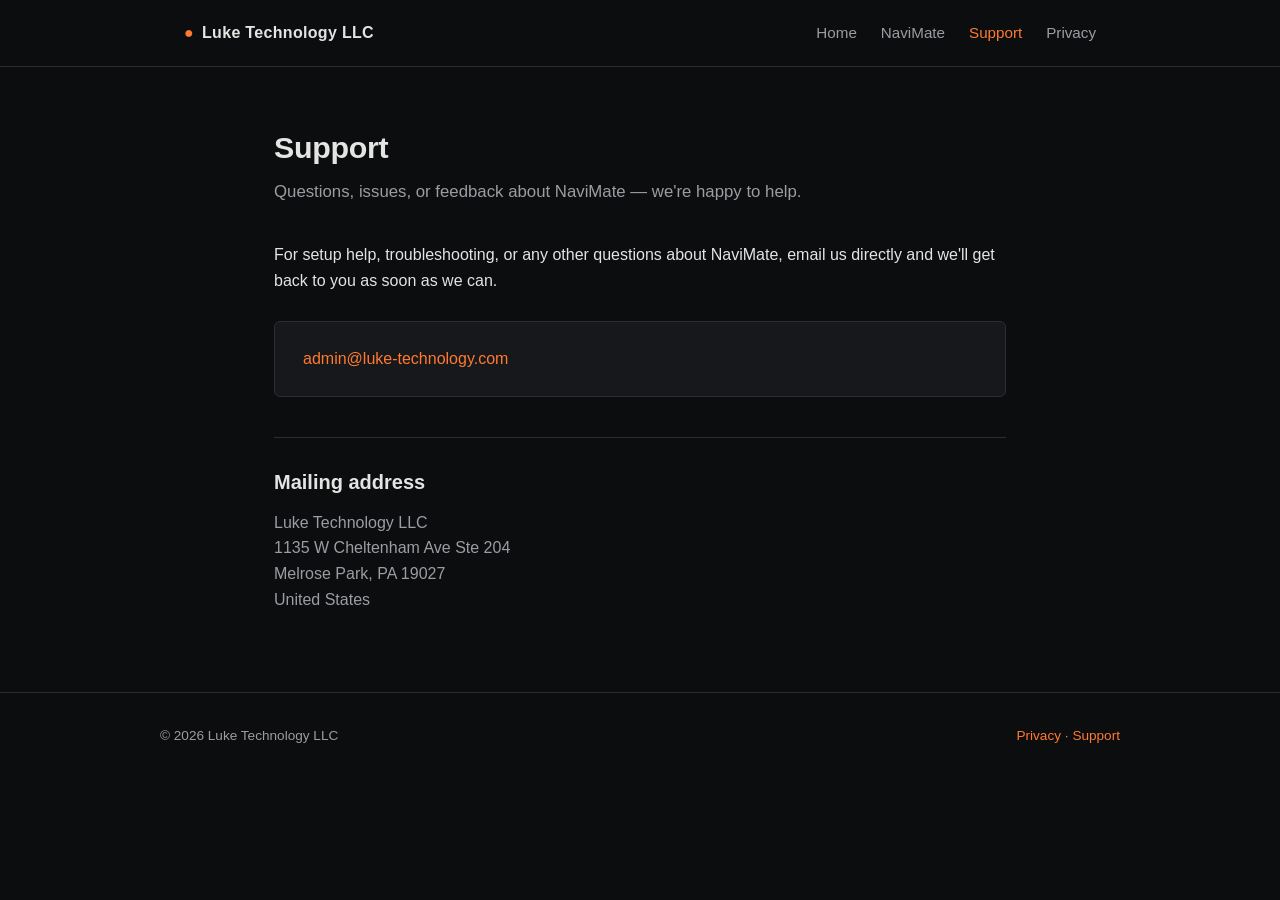
<file: support.html>
<!DOCTYPE html>
<html lang="en">
<head>
<meta charset="UTF-8">
<meta name="viewport" content="width=device-width, initial-scale=1.0">
<title>Support &mdash; Luke Technology LLC</title>
<meta name="description" content="Get in touch with Luke Technology LLC for support with the NaviMate Controller.">
<link rel="stylesheet" href="style.css">
</head>
<body>
<header class="site">
  <div class="nav-wrap">
    <div class="brand"><span class="mark">&#9679;</span> Luke Technology LLC</div>
    <nav class="links">
      <a href="index.html">Home</a>
      <a href="navimate.html">NaviMate</a>
      <a href="support.html" class="active">Support</a>
      <a href="privacy.html">Privacy</a>
    </nav>
  </div>
</header>

<main>
  <h1>Support</h1>
  <p class="tagline">Questions, issues, or feedback about NaviMate &mdash; we're happy to help.</p>

  <p>For setup help, troubleshooting, or any other questions about NaviMate, email us directly and we'll get back to you as soon as we can.</p>

  <address class="panel">
    <a href="mailto:admin@luke-technology.com">admin@luke-technology.com</a>
  </address>

  <h2>Mailing address</h2>
  <address>
    Luke Technology LLC<br>
    1135 W Cheltenham Ave Ste 204<br>
    Melrose Park, PA 19027<br>
    United States
  </address>
</main>

<footer class="site">
  <div class="footer-wrap">
    <span>&copy; 2026 Luke Technology LLC</span>
    <span><a href="privacy.html">Privacy</a> &middot; <a href="support.html">Support</a></span>
  </div>
</footer>
</body>
</html>
</file>
<file: style.css>
/* Luke Technology LLC — shared styles */

:root {
  --bg: #0c0d0f;
  --bg-panel: #16181b;
  --border: #2a2d31;
  --text: #e4e4e2;
  --text-dim: #9a9da2;
  --accent: #ff7a30;
  --accent-dim: #a8552a;
  --max-width: 780px;
}

* {
  box-sizing: border-box;
}

html {
  -webkit-text-size-adjust: 100%;
}

body {
  margin: 0;
  background: var(--bg);
  color: var(--text);
  font-family: -apple-system, BlinkMacSystemFont, "Segoe UI", Roboto, Helvetica, Arial, sans-serif;
  line-height: 1.6;
  font-size: 16px;
}

a {
  color: var(--accent);
  text-decoration: none;
}

a:hover {
  text-decoration: underline;
}

header.site {
  border-bottom: 1px solid var(--border);
  background: var(--bg);
}

.nav-wrap {
  max-width: 960px;
  margin: 0 auto;
  padding: 20px 24px;
  display: flex;
  align-items: center;
  justify-content: space-between;
  flex-wrap: wrap;
  gap: 12px;
}

.brand {
  display: flex;
  align-items: baseline;
  gap: 8px;
  font-weight: 600;
  letter-spacing: 0.02em;
  color: var(--text);
}

.brand .mark {
  color: var(--accent);
}

nav.links {
  display: flex;
  gap: 24px;
  font-size: 0.95rem;
}

nav.links a {
  color: var(--text-dim);
}

nav.links a:hover,
nav.links a.active {
  color: var(--accent);
  text-decoration: none;
}

main {
  max-width: var(--max-width);
  margin: 0 auto;
  padding: 56px 24px 80px;
}

h1 {
  font-size: 1.9rem;
  margin: 0 0 8px;
  letter-spacing: -0.01em;
}

h2 {
  font-size: 1.25rem;
  margin: 40px 0 12px;
  color: var(--text);
  border-top: 1px solid var(--border);
  padding-top: 28px;
}

.tagline {
  color: var(--text-dim);
  font-size: 1.05rem;
  margin: 0 0 36px;
}

p {
  color: var(--text);
}

.dim {
  color: var(--text-dim);
}

.panel {
  background: var(--bg-panel);
  border: 1px solid var(--border);
  border-radius: 6px;
  padding: 24px 28px;
  margin: 28px 0;
}

.badge {
  display: inline-block;
  border: 1px solid var(--accent-dim);
  color: var(--accent);
  font-size: 0.75rem;
  letter-spacing: 0.08em;
  text-transform: uppercase;
  padding: 4px 10px;
  border-radius: 3px;
  margin-bottom: 16px;
}

address {
  font-style: normal;
  color: var(--text-dim);
}

ul {
  padding-left: 1.2em;
}

li {
  margin-bottom: 8px;
}

footer.site {
  border-top: 1px solid var(--border);
  padding: 32px 24px;
  color: var(--text-dim);
  font-size: 0.85rem;
}

.footer-wrap {
  max-width: 960px;
  margin: 0 auto;
  display: flex;
  justify-content: space-between;
  flex-wrap: wrap;
  gap: 12px;
}

@media (max-width: 560px) {
  .nav-wrap {
    flex-direction: column;
    align-items: flex-start;
  }
  nav.links {
    gap: 18px;
    font-size: 0.9rem;
  }
  main {
    padding: 40px 20px 60px;
  }
  h1 {
    font-size: 1.6rem;
  }
}
</file>
